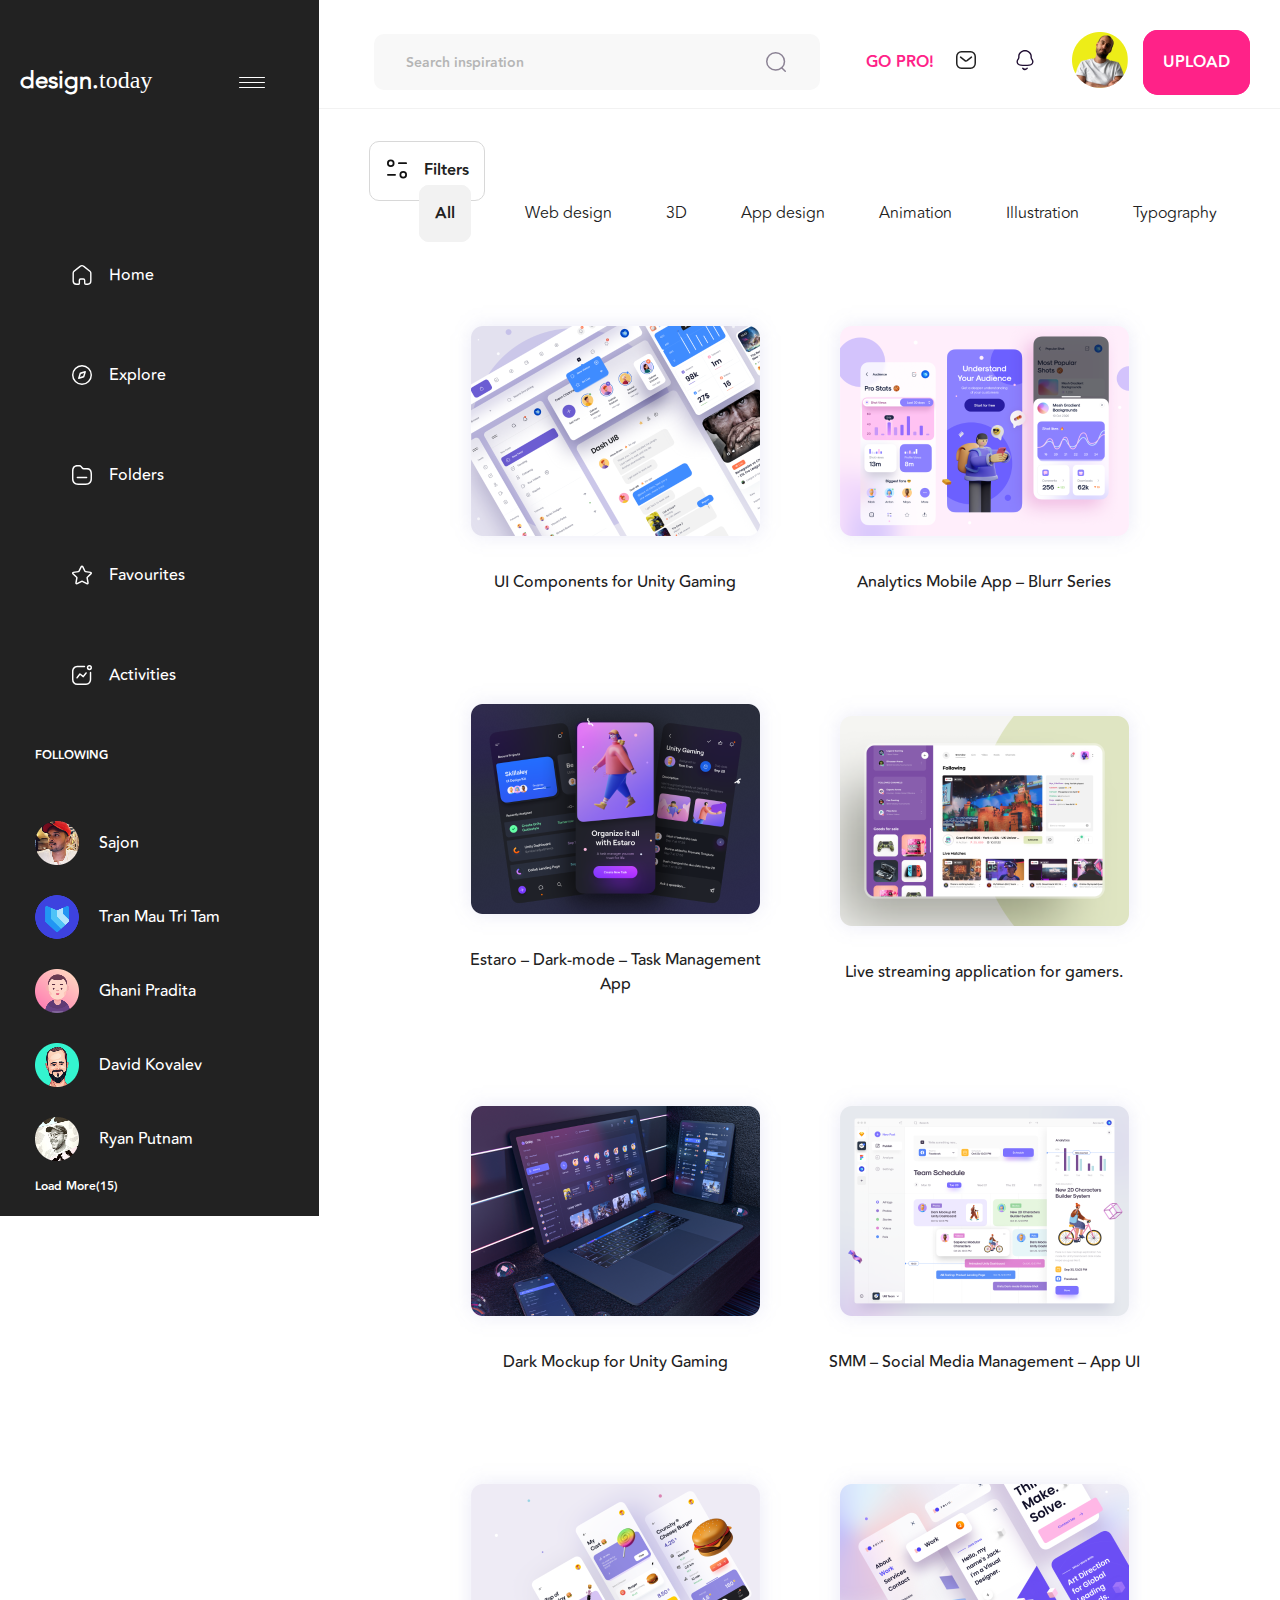
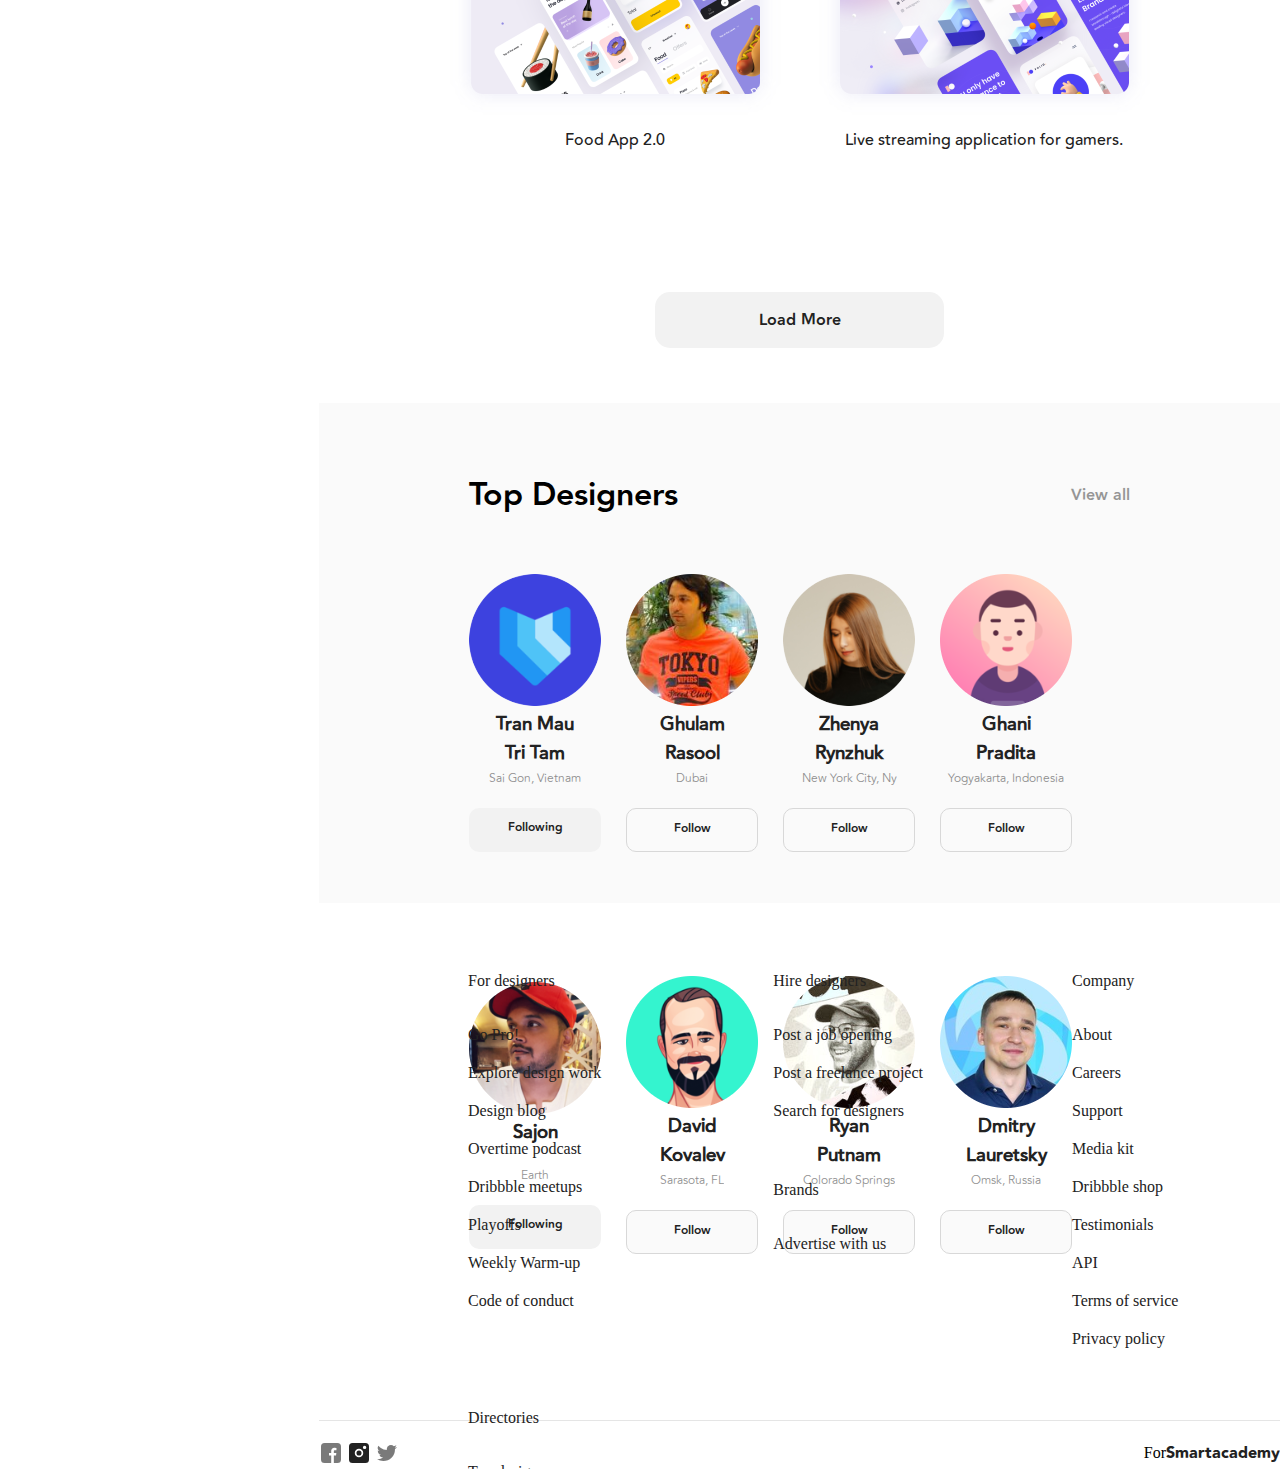
<file: index.html>
<!DOCTYPE html>
<html>
<head>
    <meta charset='utf-8'>
    <meta http-equiv='X-UA-Compatible' content='IE=edge'>
    <meta name="author" content="Anri Gogiberidze">
    <meta name="description" content="Made for midterm exam">
    <meta name="keyword" content="midterm, html, css">
    <title>Shualeduri</title>
    <meta name='viewport' content='width=device-width, initial-scale=1'>
    <link rel="stylesheet" type="text/css" href="styles/media.css">
    <link rel="stylesheet" type="text/css" href="styles/style.css">
    <link rel="Stylesheet" type="text/css" href="styles/fonts.css">
    <link rel="icon" type="image/png" href="Img/Group 33.png" sizes="16x16">
</head>
<body>
    <div class="Page_Container Flex_Class">            
        <aside class="Sidebar">
            <div class="Aside_Top">
                <a href="#" class="Logo"><span>design.</span>today<img src="Img/Group 7.svg" alt="Threebars"></a>
            </div>
            <div class="Aside_Middle">
                <nav class="Sidebar_Nav">
                    <ul>
                        <li>
                            <a href="#" class="Sidebar_Buttons"><img src="Img/Component 5 – 2.svg" alt="Home">Home</a>
                        </li>
                        <li>
                            <a href="#" class="Sidebar_Buttons"><img src="Img/Component 3 – 2.svg" alt="Explore">Explore</a>
                        </li>
                        <li>
                            <a href="#" class="Sidebar_Buttons"><img src="Img/Component 4 – 2.svg" alt="Folders">Folders</a>
                        </li>
                        <li>
                            <a href="#" class="Sidebar_Buttons"><img src="Img/Component 8 – 2.svg" alt="Favourites">Favourites</a>
                        </li>
                        <li>
                            <a href="#" class="Sidebar_Buttons"><img src="Img/Component 1 – 2.svg" alt="Activities">Activities</a>
                        </li>
                    </ul>
                </nav>
            </div>
            <div class="Aside_Bottom">
                <span>FOLLOWING</span>
                <ul class="Flex_Class">
                    <li>
                        <a><img src="Img/Rectangle 40.png"alt="Sajon">Sajon</a>   
                    </li>
                    <li>
                        <a><img src="Img/Rectangle 41.png" alt="Tran_Mau_Tri_Tam">Tran Mau Tri Tam</a>
                    </li>
                    <li>
                        <a><img src="Img/Rectangle 42.png" alt="Ghani_Pradita">Ghani Pradita</a>
                    </li>
                    <li>
                        <a><img src="Img/Rectangle 43.png" alt="David_Kovalev">David Kovalev</a>
                    </li>
                    <li>
                        <a><img src="Img/Rectangle 44.png" alt="Ryan_Putnam">Ryan Putnam</a> 
                    </li>
                </ul>
                <span>Load More(15)</span>
            </div>
        </aside>
        <main>
            <header class="Flex_Class">
                <div class="Search_Bar Flex_Class">
                    <input type="text" placeholder="Search inspiration">
                    <img src="Img/Component 9 – 2.svg" alt="Search_Icon">
                </div>
                <div class="Profile_Side">
                    <a href="#" class="Pro">GO PRO!</a>
                    <a href="#"><img src="Img/Component 11 – 2.svg" alt="Inbox"></a>
                    <a href="#"><img src="Img/Component 7 – 2.svg" alt="Notifications"></a>
                    <a href="second.html"><img src="Img/Group 33.png" alt="Profile"></a>
                    <a href="#"><span class="Upload">UPLOAD</span></a>
                </div>
            </header>
            <section class="Main_Section">
                <div class="Filters Flex_Class">
                    <div class="Filter_Categories">
                        <a href="#" class="Active_Filter">All</a>
                        <a href="#">Web design</a>
                        <a href="#">3D</a>
                        <a href="#">App design</a>
                        <a href="#">Animation</a>
                        <a href="#">Illustration</a>
                        <a href="#">Typography</a>
                    </div>
                    <div class="Filter_Button">
                        <a href="#"><img src="Img/Group 18.svg" alt="Filter"><span>Filters</span></a>
                    </div>
                </div>
                <div class="Main_Section_Content Flex_Class">
                    <div class="Content_Box Flex_Class">
                       <a href="#"><img src="Img/Rectangle 45.png" alt="UI_Components"><p>UI Components for Unity Gaming</p></a> 
                    </div>
                    <div class="Content_Box Flex_Class">
                        <a href="#"><img src="Img/Rectangle 46.png" alt="Analytics"><p>Analytics Mobile App – Blurr Series</p></a> 
                    </div>
                    <div class="Content_Box Flex_Class">
                        <a href="#"><img src="Img/Rectangle 47.png" alt="Estaro"><p>Estaro – Dark-mode – Task Management App</p></a> 
                    </div>
                    <div class="Content_Box Flex_Class">
                        <a href="#"><img src="Img/Rectangle 48.png" alt="Live_Streaming"><p>Live streaming application for gamers.</p></a> 
                    </div>
                    <div class="Content_Box Flex_Class">
                        <a href="#"><img src="Img/Rectangle 45-1.png" alt="Dark_Mockup"><p>Dark Mockup for Unity Gaming</p></a> 
                    </div>
                    <div class="Content_Box Flex_Class">
                        <a href="#"><img src="Img/Rectangle 46-1.png" alt="SMM"><p>SMM – Social Media Management – App UI</p></a> 
                    </div>
                    <div class="Content_Box Flex_Class">
                        <a href="#"><img src="Img/Rectangle 47-1.png" alt="Food_App"><p>Food App 2.0</p></a> 
                    </div>
                    <div class="Content_Box Flex_Class">
                        <a href="#"><img src="Img/Rectangle 48-1.png" alt="Live_StreamingV2"><p>Live streaming application for gamers.</p></a> 
                    </div>
                    <div class="Load_More Flex_Class">
                        <a href="#"><span>Load More</span></a>
                    </div>
                </div>
            </section>
            <section class="Top_Designers_Section">
               <div class="Section_Title Flex_Class">
                    <h2>Top Designers</h2>
                    <span>View all</span>
                </div>
                <div class="Top_Designers_Profile Flex_Class">
                    <div class="Top_Designers_Box Flex_Class">
                        <a href="#">
                            <img src="Img/Rectangle 65.png"alt="Tran_Mau_Tri_Tam">
                            <h3>Tran Mau</h3>
                            <h3>Tri Tam</h3>
                            <span>Sai Gon, Vietnam</span>
                            <a href="#" class="Following_Button"><span>Following</span></a>
                        </a>
                    </div>
                    <div class="Top_Designers_Box Flex_Class">
                        <a href="#">
                            <img src="Img/Rectangle 69.png"alt="Ghulam_Rasool">
                            <h3>Ghulam</h3>
                            <h3>Rasool</h3>
                            <span>Dubai</span>
                            <a href="#" class="Follow_Button"><span>Follow</span></a>
                        </a>
                    </div>
                    <div class="Top_Designers_Box Flex_Class">
                        <a href="#">
                            <img src="Img/Rectangle 66.png"alt="Zhenya_Rynzhuk">
                            <h3>Zhenya</h3>
                            <h3>Rynzhuk</h3>
                            <span>New York City, Ny</span>
                            <a href="#" class="Follow_Button"><span>Follow</span></a>
                        </a>
                    </div>
                    <div class="Top_Designers_Box Flex_Class">
                        <a href="#">
                            <img src="Img/Rectangle 70.png"alt="Ghani_Pradita">
                            <h3>Ghani</h3>
                            <h3>Pradita</h3>
                            <span>Yogyakarta, Indonesia</span>
                            <a href="#" class="Follow_Button"><span>Follow</span></a>
                        </a>
                    </div>
                    <div class="Top_Designers_Box Flex_Class">
                        <a href="#">
                            <img src="Img/Rectangle 67.png"alt="Sajon">
                            <h3>Sajon</h3><br>
                            <span>Earth</span>
                            <a href="#"class="Following_Button"><span>Following</span></a>
                        </a>
                    </div>
                    <div class="Top_Designers_Box Flex_Class">
                        <a href="#">
                            <img src="Img/Rectangle 71.png"alt="Tran_Mau_Tri_Tam">
                            <h3>David</h3>
                            <h3>Kovalev</h3>
                            <span>Sarasota, FL</span>
                            <a href="#" class="Follow_Button"><span>Follow</span></a>
                        </a>
                    </div>
                    <div class="Top_Designers_Box Flex_Class">
                        <a href="#">
                            <img src="Img/Rectangle 68.png"alt="Ryan_Putnam">
                            <h3>Ryan</h3>
                            <h3>Putnam</h3>
                            <span>Colorado Springs</span>
                            <a href="#" class="Follow_Button"><span>Follow</span></a>
                        </a>
                    </div>
                    <div class="Top_Designers_Box Flex_Class">
                        <a href="#">
                            <img src="Img/Rectangle 72.png"alt="Dmitry_Lauretsky">
                            <h3>Dmitry</h3>
                            <h3>Lauretsky</h3>
                            <span>Omsk, Russia</span>
                            <a href="#" class="Follow_Button"><span>Follow</span></a>
                        </a>
                    </div>
                </div>
            </section>
            <section>
                <div class="More_Info Flex_Class">
                    <div class="Info_Dump_Column_1">
                        <a href="#">For designers</a>
                        <div class="Even_More_Info Flex_Class">
                            <a href="#">Go Pro!</a>
                            <a href="#">Explore design work</a>
                            <a href="#">Design blog</a>
                            <a href="#">Overtime podcast</a>
                            <a href="#">Dribbble meetups</a>
                            <a href="#">Playoffs</a>
                            <a href="#">Weekly Warm-up</a>
                            <a href="#">Code of conduct</a>
                        </div>
                    </div>
                    <div class="Info_Dump_Column_2">
                        <a href="#">Hire designers</a>
                        <div class="Even_More_Info Flex_Class">
                            <a href="#">Post a job opening</a>
                            <a href="#">Post a freelance project</a>
                            <a href="#">Search for designers</a>
                        </div>
                        <a href="#">Brands</a><br><br><br>
                        <a href="#">Advertise with us</a>
                    </div>
                    <div class="Info_Dump_Column_3">
                        <a href="#">Company</a>
                        <div class="Even_More_Info Flex_Class">
                            <a href="#">About</a>
                            <a href="#">Careers</a>
                            <a href="#">Support</a>
                            <a href="#">Media kit</a>
                            <a href="#">Dribbble shop</a>
                            <a href="#">Testimonials</a>
                            <a href="#">API</a>
                            <a href="#">Terms of service</a>
                            <a href="#">Privacy policy</a>
                        </div>
                    </div>
                    <div class="Info_Dump_Column_4">
                        <a href="#">Directories</a>
                        <div class="Even_More_Info Flex_Class">
                            <a href="#">Top designers</a>
                            <a href="#">Top designer teams</a>
                            <a href="#">Design jobs</a>
                            <a href="#">Tags</a>
                            <a href="#">Places</a>
                        </div>
                        <a href="#">Design assets</a><br><br><br>
                        <a href="#">Shop Creative Market</a>
                    </div>
                </div>
            </section>
            <footer>
                <div class="Footer_Box Flex_Class">
                    <div class="Logos">
                        <a href="#"><img src="Img/Component 12 – 2.svg" alt="Facebook"></a>
                        <a href="#"><img src="Img/Component 13 – 2.svg" alt="Instagram"></a>
                        <a href="#"><img src="Img/Component 14 – 2.svg" alt="Twitter"></a>
                    </div>
                    <div class="Smartacademy">
                        <span>For<a href="#">Smartacademy</a></span>
                    </div>
                </div>
            </footer>
        </main>
    </div>
</body>
</html>
</file>
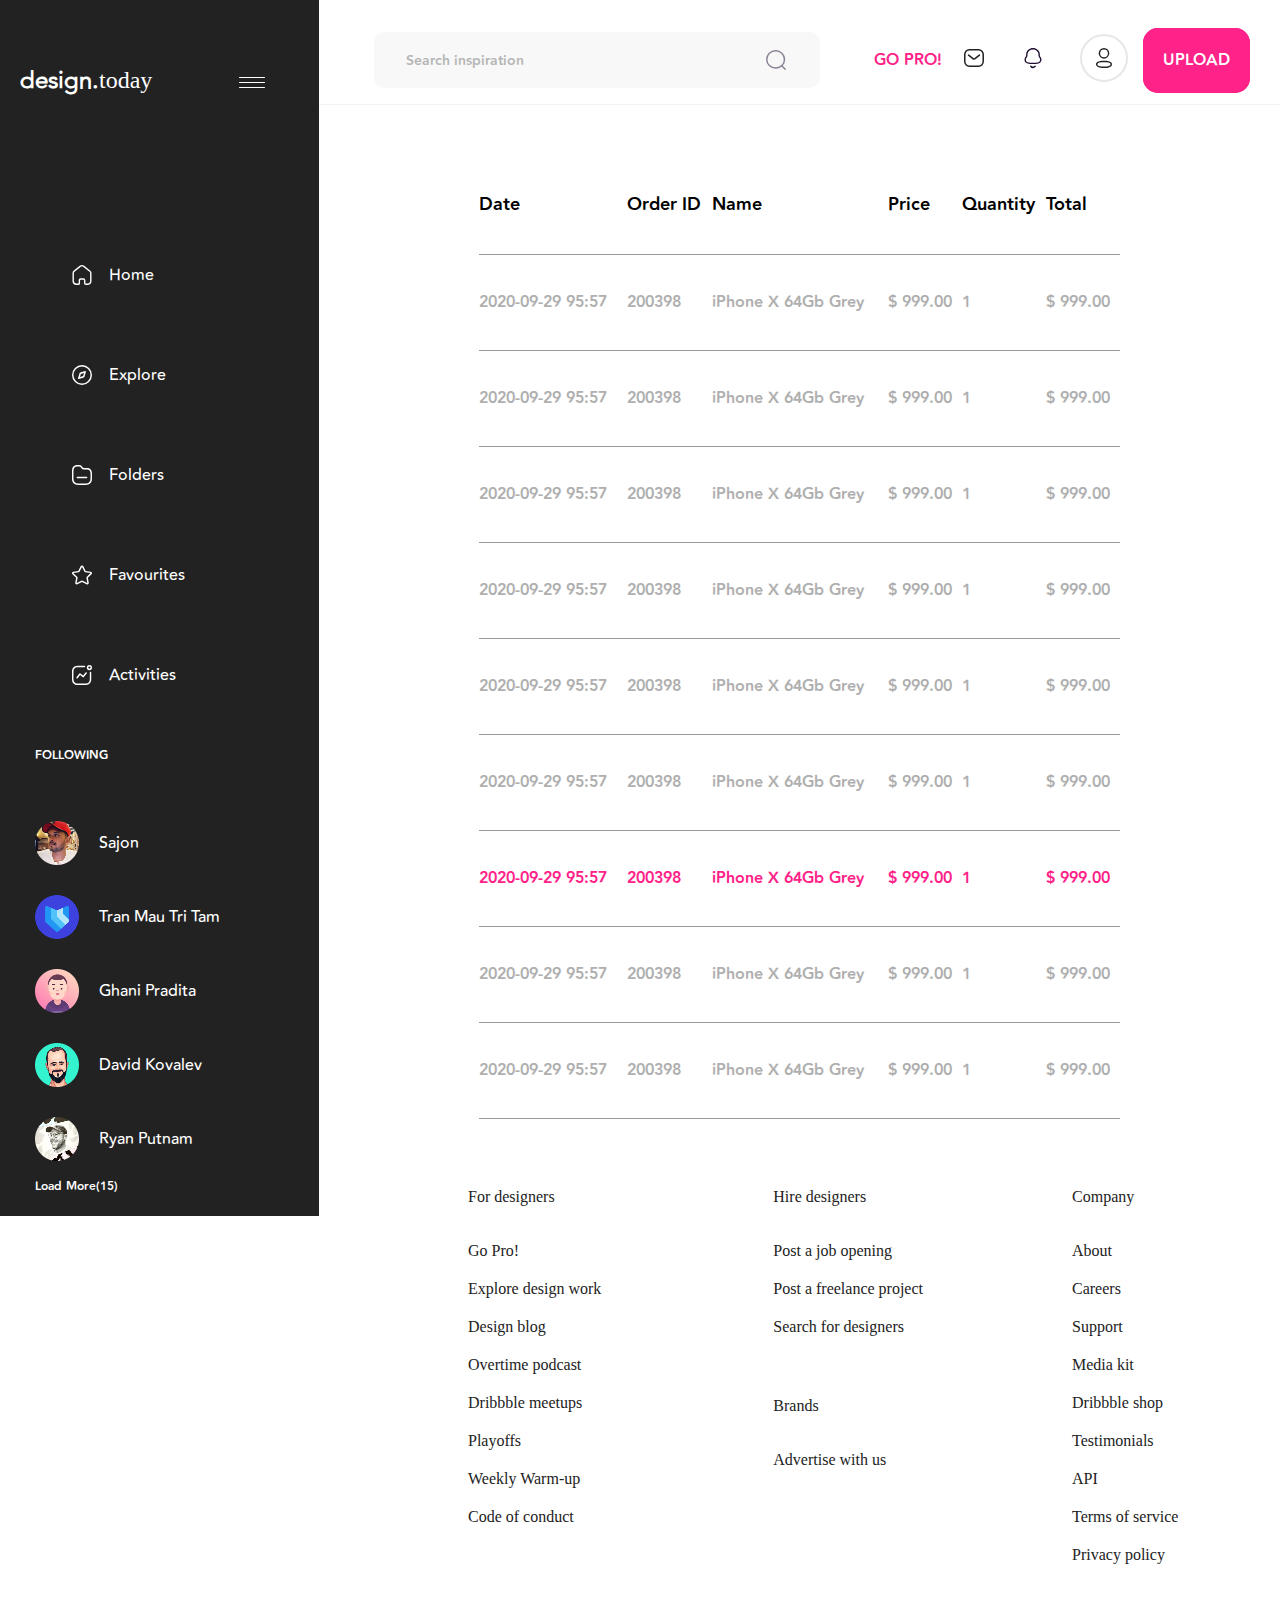
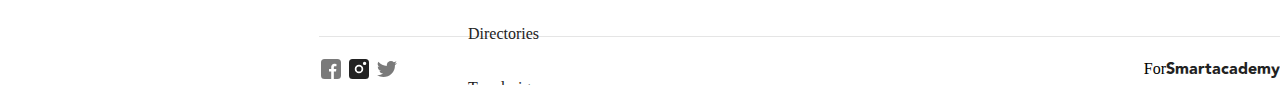
<file: second.html>
<!DOCTYPE html>
<html>
<head>
    <meta charset='utf-8'>
    <meta http-equiv='X-UA-Compatible' content='IE=edge'>
    <meta name="author" content="Anri Gogiberidze">
    <meta name="description" content="Made for midterm exam">
    <meta name="keyword" content="midterm, html, css">
    <title>Shualeduri</title>
    <meta name='viewport' content='width=device-width, initial-scale=1'>
    <link rel="stylesheet" type="text/css" href="styles/media.css">
    <link rel="stylesheet" type="text/css" href="styles/style.css">
    <link rel="stylesheet" type="text/css" href="styles/fonts.css">
    <link rel="icon" type="image/png" href="Img/Group 33.png" sizes="16x16">
</head>
<body>
    <div class="Page_Container Flex_Class">            
        <aside class="Sidebar">
            <div class="Aside_Top">
                <a href="#" class="Logo"><span>design.</span>today<img src="Img/Group 7.svg" alt="Threebars"></a>
            </div>
            <div class="Aside_Middle">
                <nav class="Sidebar_Nav">
                    <ul>
                        <li>
                            <a href="#" class="Sidebar_Buttons"><img src="Img/Component 5 – 2.svg" alt="Home">Home</a>
                        </li>
                        <li>
                            <a href="#" class="Sidebar_Buttons"><img src="Img/Component 3 – 2.svg" alt="Explore">Explore</a>
                        </li>
                        <li>
                            <a href="#" class="Sidebar_Buttons"><img src="Img/Component 4 – 2.svg" alt="Folders">Folders</a>
                        </li>
                        <li>
                            <a href="#" class="Sidebar_Buttons"><img src="Img/Component 8 – 2.svg" alt="Favourites">Favourites</a>
                        </li>
                        <li>
                            <a href="#" class="Sidebar_Buttons"><img src="Img/Component 1 – 2.svg" alt="Activities">Activities</a>
                        </li>
                    </ul>
                </nav>
            </div>
            <div class="Aside_Bottom">
                <span>FOLLOWING</span>
                <ul class="Flex_Class">
                    <li>
                        <a><img src="Img/Rectangle 40.png"alt="Sajon">Sajon</a>   
                    </li>
                    <li>
                        <a><img src="Img/Rectangle 41.png" alt="Tran_Mau_Tri_Tam">Tran Mau Tri Tam</a>
                    </li>
                    <li>
                        <a><img src="Img/Rectangle 42.png" alt="Ghani_Pradita">Ghani Pradita</a>
                    </li>
                    <li>
                        <a><img src="Img/Rectangle 43.png" alt="David_Kovalev">David Kovalev</a>
                    </li>
                    <li>
                        <a><img src="Img/Rectangle 44.png" alt="Ryan_Putnam">Ryan Putnam</a> 
                    </li>
                </ul>
                <span>Load More(15)</span>
            </div>
        </aside>
        <main>
            <header class="Flex_Class">
                <div class="Search_Bar Flex_Class">
                    <input type="text" placeholder="Search inspiration">
                    <img src="Img/Component 9 – 2.svg" alt="Search_Icon">
                </div>
                <div class="Profile_Side">
                    <a href="#" class="Pro">GO PRO!</a>
                    <a href="#"><img src="Img/Component 11 – 2.svg" alt="Inbox"></a>
                    <a href="#"><img src="Img/Component 7 – 2.svg" alt="Notifications"></a>
                    <a href="index.html"><img src="Img/Group 79.svg" alt="Profile" class="Profile_Img"></a>
                    <a href="#"><span class="Upload">UPLOAD</span></a>
                </div>
            </header>
            <section class="Table_Container">
                <table>
                    <tr class="Table_Titles">
                        <th>Date</th>
                        <th>Order ID</th>
                        <th>Name</th>
                        <th>Price</th>
                        <th>Quantity</th>
                        <th>Total</th>
                    </tr>
                    <tr class="Table_Data">
                        <td>2020-09-29 95:57</td>
                        <td>200398</td>
                        <td>iPhone X 64Gb Grey</td>
                        <td>$ 999.00</td>
                        <td>1</td>
                        <td>$ 999.00</td>
                    </tr>
                    <tr class="Table_Titles Table_Titles_Rep">
                        <th>Date</th>
                        <th>Order ID</th>
                        <th>Name</th>
                        <th>Price</th>
                        <th>Quantity</th>
                        <th>Total</th>
                    </tr>
                    <tr class="Table_Data">
                        <td>2020-09-29 95:57</td>
                        <td>200398</td>
                        <td>iPhone X 64Gb Grey</td>
                        <td>$ 999.00</td>
                        <td>1</td>
                        <td>$ 999.00</td>
                    </tr>
                    <tr class="Table_Titles Table_Titles_Rep">
                        <th>Date</th>
                        <th>Order ID</th>
                        <th>Name</th>
                        <th>Price</th>
                        <th>Quantity</th>
                        <th>Total</th>
                    </tr>
                    <tr class="Table_Data">
                        <td>2020-09-29 95:57</td>
                        <td>200398</td>
                        <td>iPhone X 64Gb Grey</td>
                        <td>$ 999.00</td>
                        <td>1</td>
                        <td>$ 999.00</td>
                    </tr>
                    <tr class="Table_Titles Table_Titles_Rep">
                        <th>Date</th>
                        <th>Order ID</th>
                        <th>Name</th>
                        <th>Price</th>
                        <th>Quantity</th>
                        <th>Total</th>
                    </tr>
                    <tr class="Table_Data">
                        <td>2020-09-29 95:57</td>
                        <td>200398</td>
                        <td>iPhone X 64Gb Grey</td>
                        <td>$ 999.00</td>
                        <td>1</td>
                        <td>$ 999.00</td>
                    </tr>
                    <tr class="Table_Titles Table_Titles_Rep">
                        <th>Date</th>
                        <th>Order ID</th>
                        <th>Name</th>
                        <th>Price</th>
                        <th>Quantity</th>
                        <th>Total</th>
                    </tr>
                    <tr class="Table_Data">
                        <td>2020-09-29 95:57</td>
                        <td>200398</td>
                        <td>iPhone X 64Gb Grey</td>
                        <td>$ 999.00</td>
                        <td>1</td>
                        <td>$ 999.00</td>
                    </tr>
                    <tr class="Table_Titles Table_Titles_Rep">
                        <th>Date</th>
                        <th>Order ID</th>
                        <th>Name</th>
                        <th>Price</th>
                        <th>Quantity</th>
                        <th>Total</th>
                    </tr>
                    <tr class="Table_Data">
                        <td>2020-09-29 95:57</td>
                        <td>200398</td>
                        <td>iPhone X 64Gb Grey</td>
                        <td>$ 999.00</td>
                        <td>1</td>
                        <td>$ 999.00</td>
                    </tr>
                    <tr class="Table_Titles Table_Titles_Rep">
                        <th>Date</th>
                        <th>Order ID</th>
                        <th>Name</th>
                        <th>Price</th>
                        <th>Quantity</th>
                        <th>Total</th>
                    </tr>
                    <tr class="Table_Data Selected">
                        <td>2020-09-29 95:57</td>
                        <td>200398</td>
                        <td>iPhone X 64Gb Grey</td>
                        <td>$ 999.00</td>
                        <td>1</td>
                        <td>$ 999.00</td>
                    </tr>
                    <tr class="Table_Titles Table_Titles_Rep">
                        <th>Date</th>
                        <th>Order ID</th>
                        <th>Name</th>
                        <th>Price</th>
                        <th>Quantity</th>
                        <th>Total</th>
                    </tr>
                    <tr class="Table_Data">
                        <td>2020-09-29 95:57</td>
                        <td>200398</td>
                        <td>iPhone X 64Gb Grey</td>
                        <td>$ 999.00</td>
                        <td>1</td>
                        <td>$ 999.00</td>
                    </tr>
                    <tr class="Table_Titles Table_Titles_Rep">
                        <th>Date</th>
                        <th>Order ID</th>
                        <th>Name</th>
                        <th>Price</th>
                        <th>Quantity</th>
                        <th>Total</th>
                    </tr>
                    <tr class="Table_Data">
                        <td>2020-09-29 95:57</td>
                        <td>200398</td>
                        <td>iPhone X 64Gb Grey</td>
                        <td>$ 999.00</td>
                        <td>1</td>
                        <td>$ 999.00</td>
                    </tr>
                </table>
            </section>
            <section>
                <div class="More_Info Flex_Class">
                    <div class="Info_Dump_Column_1">
                        <a href="#">For designers</a>
                        <div class="Even_More_Info Flex_Class">
                            <a href="#">Go Pro!</a>
                            <a href="#">Explore design work</a>
                            <a href="#">Design blog</a>
                            <a href="#">Overtime podcast</a>
                            <a href="#">Dribbble meetups</a>
                            <a href="#">Playoffs</a>
                            <a href="#">Weekly Warm-up</a>
                            <a href="#">Code of conduct</a>
                        </div>
                    </div>
                    <div class="Info_Dump_Column_2">
                        <a href="#">Hire designers</a>
                        <div class="Even_More_Info Flex_Class">
                            <a href="#">Post a job opening</a>
                            <a href="#">Post a freelance project</a>
                            <a href="#">Search for designers</a>
                        </div>
                        <a href="#">Brands</a><br><br><br>
                        <a href="#">Advertise with us</a>
                    </div>
                    <div class="Info_Dump_Column_3">
                        <a href="#">Company</a>
                        <div class="Even_More_Info Flex_Class">
                            <a href="#">About</a>
                            <a href="#">Careers</a>
                            <a href="#">Support</a>
                            <a href="#">Media kit</a>
                            <a href="#">Dribbble shop</a>
                            <a href="#">Testimonials</a>
                            <a href="#">API</a>
                            <a href="#">Terms of service</a>
                            <a href="#">Privacy policy</a>
                        </div>
                    </div>
                    <div class="Info_Dump_Column_4">
                        <a href="#">Directories</a>
                        <div class="Even_More_Info Flex_Class">
                            <a href="#">Top designers</a>
                            <a href="#">Top designer teams</a>
                            <a href="#">Design jobs</a>
                            <a href="#">Tags</a>
                            <a href="#">Places</a>
                        </div>
                        <a href="#">Design assets</a><br><br><br>
                        <a href="#">Shop Creative Market</a>
                    </div>
                </div>
            </section>
            <footer>
                <div class="Footer_Box Flex_Class">
                    <div class="Logos">
                        <a href="#"><img src="Img/Component 12 – 2.svg" alt="Facebook"></a>
                        <a href="#"><img src="Img/Component 13 – 2.svg" alt="Instagram"></a>
                        <a href="#"><img src="Img/Component 14 – 2.svg" alt="Twitter"></a>
                    </div>
                    <div class="Smartacademy">
                        <span>For<a href="#">Smartacademy</a></span>
                    </div>
                </div>
            </footer>
        </main>
    </div>
</body>
</html>
</file>
<file: styles/media.css>
@media (max-width: 595px) {
    aside {
        display: none !important; 
    }

    .Filter_Categories {
        display: none;
    }

    .Filter_Button {
        margin: 0 auto;
        padding: 15px 70px !important;
    }

    .Search_Bar {
        display: none !important;
    }

    .Pro {
        display: none;
    }

    .Upload {
        display: none;
    }

    header {
        justify-content: flex-end !important;
    }

    .Table_Container {
        padding: 0 5px !important;
        margin: 0;
        display: flex;
        justify-content: center;
        align-items: center;
        flex-wrap: wrap;
    }

    tbody {
        display: flex;
        flex-wrap: wrap;
        align-items: end;
    }

    tr {
        display: flex;
        flex-direction: column;
        flex-wrap: wrap;
        margin-left: 55px;
        border-bottom: 1px solid;
    }

    th {
        border: none !important;
    }

    td {
        border: none !important;
    }

    .Table_Titles_Rep {
        display: flex !important;
    }
}

@media (max-width: 600px) {
    aside {
        display: none !important; 
    }

    .Filter_Categories {
        display: none;
    }

    .Search_Bar {
        display: none;
    }

    
}

@media (max-width: 768px) {
    aside {
        display: none !important; 
    }

    .Filter_Categories {
        display: none;
    }

    .Search_Bar {
        display: none;
    }
}

@media (max-width: 889px) {
    aside {
        display: none !important; 
    }

    .Filter_Categories {
        display: none;
    }

    .Search_Bar {
        display: none;
        width: 260px !important;
    }

    .Main_Section_Content {
        width: 106%;
        justify-content: flex-start !important;
    }

}
</file>
<file: styles/style.css>
/* Global Classes Start*/

* {
    margin: 0;
    padding: 0;
    box-sizing: border-box;  
}

.Flex_Class {
    display: flex;
}

a {
    text-decoration: none;
}

.Page_Container {
    max-width: 1940px;
    width: 100%;
    margin: 0 auto;
    justify-content: center;
    align-items: flex-start;
    overflow: hidden;
}

/* Global Classes End */

/* Sidebar Start */

.Sidebar {
    display: block;
    /* float: left; */
    max-width: 319px;
    width: 100%;
    /* position: fixed; */
    z-index: 1;
    background-color: #222222;
    /* overflow-x: hidden; */
    padding: 20px;
}


/* Sidebar Top Start */
.Aside_Top {
    margin: 0 auto;
    padding-top: 42px;
}

.Logo {
    text-decoration: none;
    color: white;
    font-size: 24px;
}

.Logo span {
    font-weight: bolder;
    font-family: "Avenir_Book";
}

.Logo img {
    margin-left: 87px;
}

/* Sidebar Top End */


/* Sidebar Middle Start */

.Aside_Middle {
    margin: 0 auto;
}

.Sidebar_Nav {
    padding-top: 106px;
}

.Sidebar_Nav img {
    margin-right: 15px;
}

.Sidebar_Nav ul {
    list-style: none;
    padding-left: 20px;
}

.Sidebar_Nav li {
    width: 100%;
    margin: 40px 0; 
}

.Sidebar_Buttons {
    display: flex;
    align-items: center;
    color: white;
    padding: 18px 0 18px 30px;
    font-family: "Avenir_Medium";
} 

.Sidebar_Buttons:hover {
    background-color: #ff2288;
    border-radius: 12px;
    transition: all 0.3s ease;
}

/* Sidebar Middle End */

/* Sidebar Bottom Start */

.Aside_Bottom {
    color: white;
    margin: 0 auto;
}

.Aside_Bottom ul {
    margin-top: 41px;
    list-style: none;
    flex-direction: column;
}

.Aside_Bottom li {
    margin: 15px 0 15px 15px;
}

.Aside_Bottom a {
    display: flex;
    align-items: center;
    font-family: "Avenir_Medium";
}

.Aside_Bottom img {
    margin-right: 20px;
}

.Aside_Bottom span {
    margin-left: 15px;
    font-family: "Avenir_Heavy";
    font-size: 12px;
}
/* Sidebar Bottom End */

/* Sidebar End */


/* Main Start */

main {
    max-width: 1601px;
    width: 100%;
    height: auto;
    float: right;
}


/* Header Start */

header {
    width: 100%;
    padding: 0 30px 16px;
    justify-content: space-between;
    align-items: center;
    margin: 32px 48px 32px 0;
    border-bottom: 1px solid rgba(0, 0, 0, 0.05);    
    flex-wrap: wrap;
}

.Search_Bar {
    padding: 0 32px;
    margin-left: 25px;
    width: 446px;
    height: 56px;
    justify-content: space-between;
    background-color: #F8F8F8;
    border-radius: 10px;
}

.Search_Bar input[type=text] {
    border: none;
    outline: none;
    background-color: #F8F8F8;
    opacity: 0.5;
}

::placeholder {
    font-family: "Avenir_Heavy";
    font-size: 14px;
}

.Search_Bar img {
    width: 24px;
    opacity: 0.5;
    cursor: pointer;
}

.Profile_Side {
    display: flex;
    align-items: center;
}

.Profile_Side img {
    margin: 0 15px 0 20px;
}

.Profile_Img {
    border: 2px solid #E7E7E7;
    border-radius: 50px;
    padding: 10px;
}

.Pro {
    color: #FF2288;
    font-family: "Avenir_Heavy";
}

.Upload {
    color: white;
    border: 20px solid #FF2288;
    background-color: #FF2288;
    border-radius: 15px;
    font-family: "Avenir_Heavy";
}

/* Header End */

/* Main Section Start */

.Main_Section {
    width: 100%;
    padding: 0 50px;
}

.Filters {
    justify-content: space-between;
    align-items: center;
    flex-wrap: wrap-reverse;
}

.Filter_Categories a {
    color: #222222;
    margin-left: 50px;
    font-family: "Avenir_Book";
}

.Active_Filter {
    border: 1px solid #F2F2F2;
    background-color: #F2F2F2;
    border-radius: 10px;
    padding: 15px;
    font-family: "Avenir_Heavy" !important;
}

.Filter_Button {
    border: 1px solid #D8D8D8;
    border-radius: 10px;
    padding: 15px;
}

.Filter_Button img {
    margin-right: 15px;
}

.Filter_Button span {
    color: #222222;
    vertical-align: super;
    font-family: "Avenir_Heavy";
}

.Main_Section_Content {
    justify-content: center;
    align-items: center;
    flex-wrap: wrap;
}

.Content_Box {
    margin-top: 60px;
    padding: 10px;
    justify-content: center;
    align-items: center;
    flex-direction: column;
    transition-property: color;
}

.Content_Box :hover {
    background-color: #F2F2F2;
    border-radius: 20px;
}

.Content_Box p {
    color: #222222;
    width: 90%;
    text-align: center;
    margin: 0 auto;
    font-family: "Avenir_Medium";
}

.Content_Box img {
    width: 100%;
}

.Load_More {
    justify-content: center;
    align-items: center;
    margin-top: 130px;
    width: 289px;
    height: 56px;
    border-radius: 15px;
    background-color: #F2F2F2;
}

.Load_More span {
    color: #222222;
    font-family: "Avenir_Heavy";
}

/* Main Section End */

/* Designer Section Start */

.Top_Designers_Section {
    width: 100%;
    height: 500px;
    background-color: #FAFAFA;
    margin-top: 55px;
    padding: 0 150px;
    display: flex;
    flex-wrap: wrap;
}

.Section_Title {
    justify-content: space-between;
    align-items: center;
    padding-top: 67px;
    width: 100%;
}

.Section_Title h2 {
    font-family: "Avenir_Heavy";
    font-size: 32px;
}

.Section_Title span {
    font-family: "Avenir_Heavy";
    opacity: 0.4;
}

.Top_Designers_Profile {
    width: 100%;
    flex-wrap: wrap;
}

.Top_Designers_Box {
    margin: 54px 25px 0 0;
    width: 132px;
    flex-direction: column;
    justify-content: center;
    text-align: center;
    align-items: center;
}

.Top_Designers_Box h3 {
    color:#222222;
    font-family: "Avenir_Medium";
}

.Top_Designers_Box span {
    color: #222222;
    font-family: "Avenir_Book";
    font-size: 12px;
    opacity: 0.5;
    padding-top: 10px;
}

.Follow_Button {
    border: 1px solid #D8D8D8;
    border-radius: 10px;
    background-color: #FAFAFA;
    max-width: 132px;
    width: 132px;
    height: 44px;
    margin: 20px 0 70px 0;
}

.Follow_Button span {
    display: flex;
    justify-content: center;
    color: #222222;
    opacity: 1;
    font-family: "Avenir_Heavy";
}

.Following_Button {
    border-radius: 10px;
    background-color: #F2F2F2;
    max-width: 132px;
    width: 132px;
    height: 44px;
    margin: 20px 0 70px 0;
}

.Following_Button span {
    display: flex;
    justify-content: center;
    color: #222222;
    opacity: 1;
    font-family: "Avenir_Heavy";
}

/* Designer Section End */


/* More Info Start */

.More_Info {
    max-width: 1094px;
    width: 100%;
    height: 398px;
    margin: 69px 325px 50px 149px;
    justify-content: flex-start;
    align-items: flex-start;
    flex-wrap: wrap;
    /* flex-direction: column; */
}

.Info_Dump_Column_1 {
    max-width: 142px;
    margin-right: 172px;
}

.More_Info a {
    color: #222222;
}


.Even_More_Info {
    flex-direction: column;
    padding-top: 36px;
    padding-bottom: 41px;
}

.Even_More_Info a {
    margin-bottom: 20px;
}

.Info_Dump_Column_2 {
    max-width: 165px;
    margin-right: 149px;
}

.Info_Dump_Column_3 {
    max-width: 112px;
    margin-right: 202px;
}

/* More Info End */

/* Footer Start */

.Footer_Box {
    max-width: 1235px;
    width: 100%;
    margin: 0 auto;
    justify-content: space-between;
    padding-top: 20px;
    border-top: 1px solid rgba(0, 0, 0, 0.1)
}

.Smartacademy a {
    color: #222222;
    font-family: "Avenir_Black";
}

/* Footer End */

/* Main End */


/* Second Page Start */

/* Second Page Table Start */

.Table_Container {
    font-family: "Avenir_Heavy";
    padding: 0 160px;
    margin-top: 50px;
}

table {
    width: 100%;
    border-collapse: collapse;
}

tbody {
    text-align: left;
    transition-property: color;
}

.Table_Content_Container {
    text-align: left;
}

.Table_Titles th {
    font-size: 18px;
    padding: 35px 0;
    border-bottom: 1px solid rgba(0, 0, 0, 0.4);
}

.Table_Data td {
    padding: 35px 0;
    border-bottom: 1px solid rgba(0, 0, 0, 0.4);
    color: #AFAFAF;
    cursor: pointer;
}

.Selected td {
    color: #FF2288;
}

tbody :hover {
    background-color: #F2F2F2;
}

.Table_Titles_Rep {
    display: none;
}

/* Second Page Table End */

/* Second Page End */
</file>
<file: styles/fonts.css>
@font-face {
    font-family: "Avenir_Heavy";
    src: url(../fonts/Avenir\ Heavy.ttf);
}

@font-face {
    font-family: "Avenir_Medium";
    src: url(../fonts/Avenir\ Medium.ttf);
}

@font-face {
    font-family: "Avenir_Book";
    src: url(../fonts/Avenir\ Book.ttf);
}

@font-face {
    font-family: "Avenir_Black";
    src: url(../fonts/Avenir\ Black.ttf);
}
</file>
